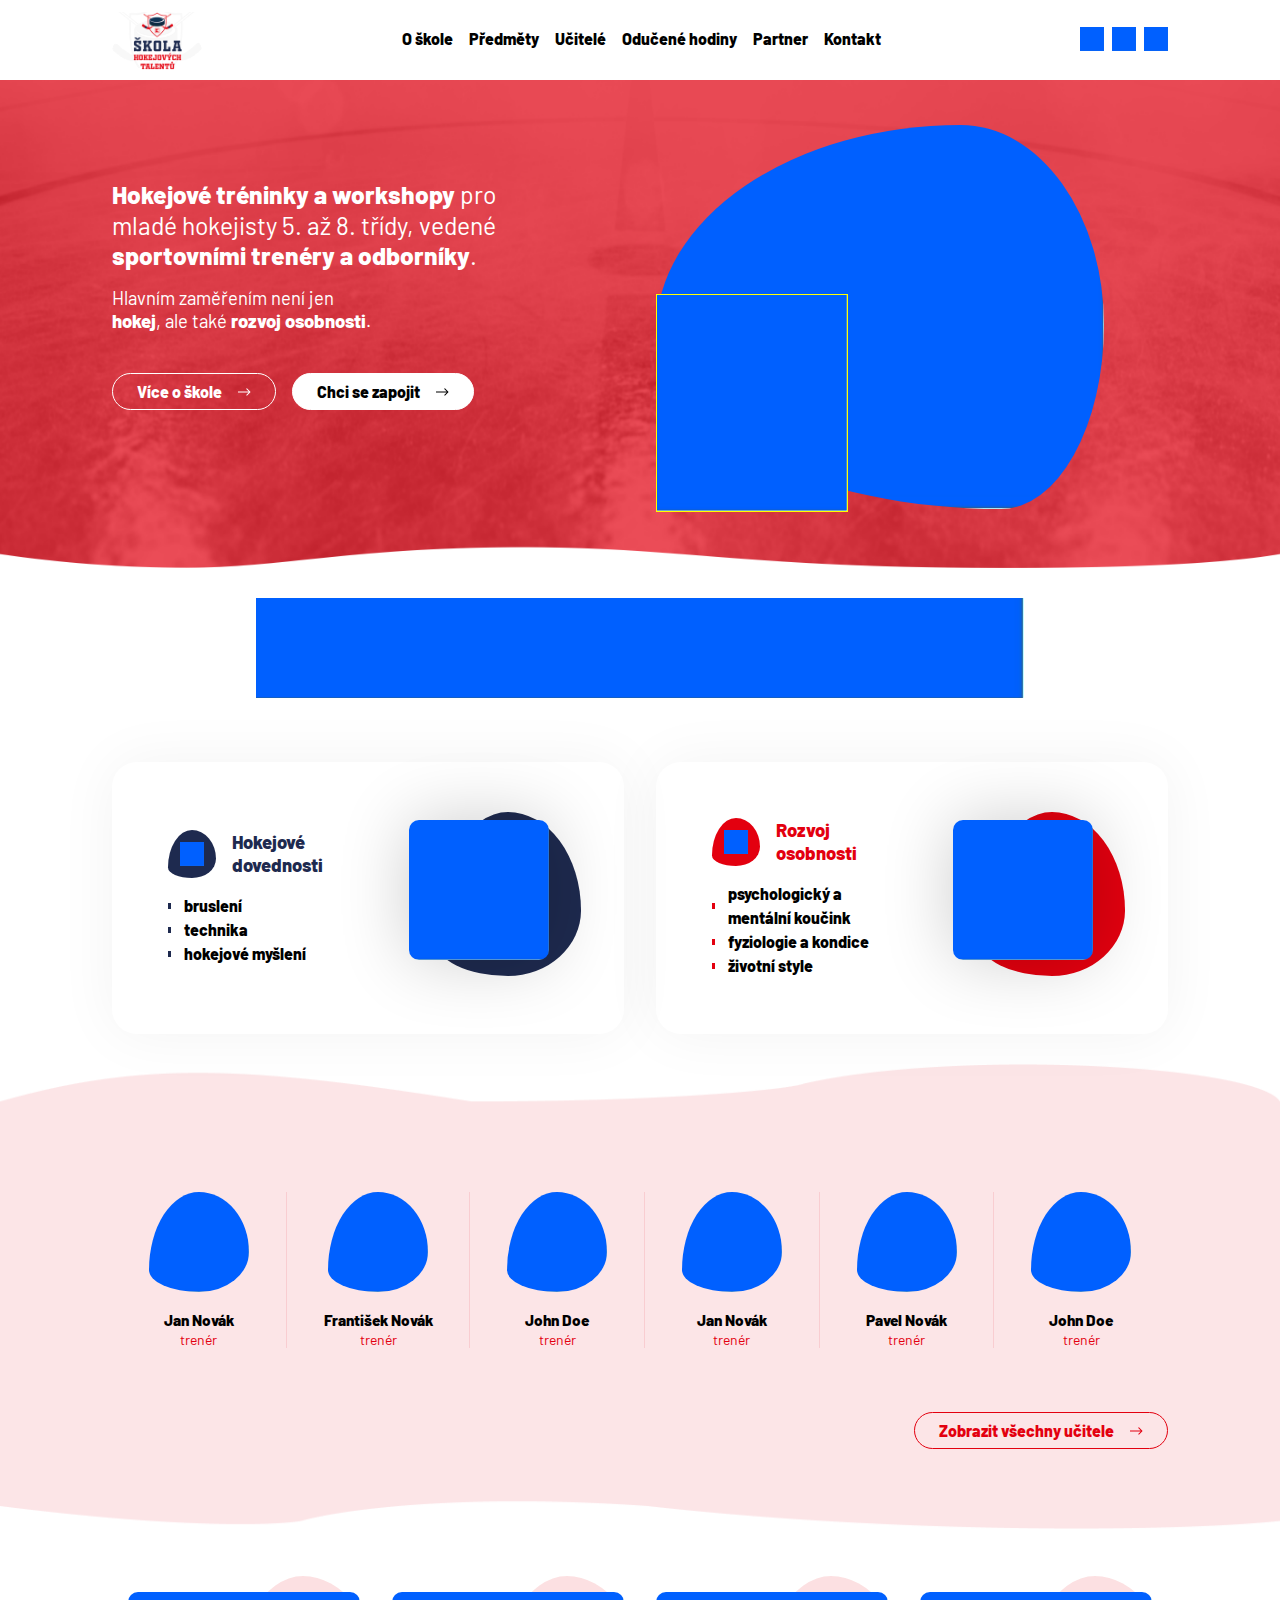
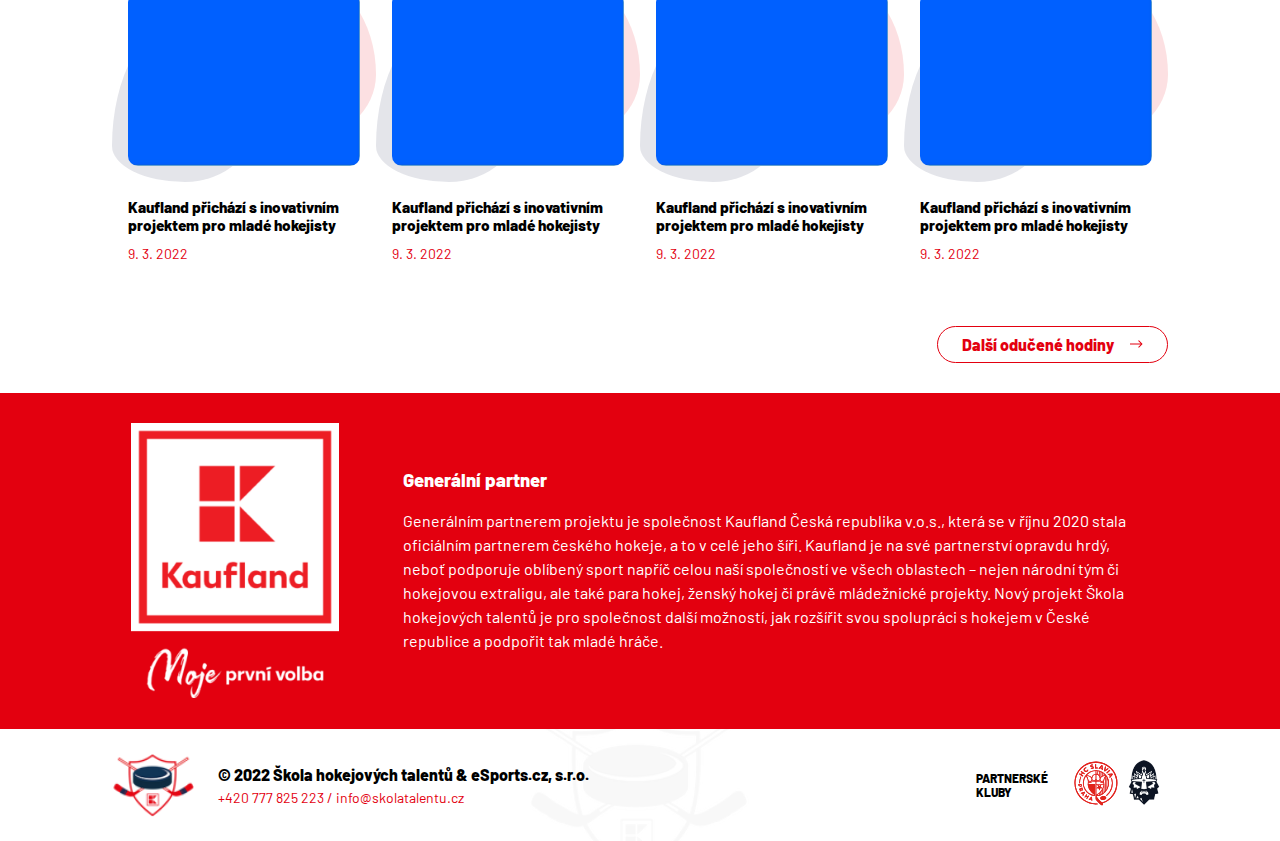
<file: index.html>
<!DOCTYPE html>
<html lang="en">
<head>
    <meta charset="UTF-8">
    <meta http-equiv="X-UA-Compatible" content="IE=edge">
    <meta name="viewport" content="width=device-width, initial-scale=1.0">
    <link rel="stylesheet" href="./fonts/stylesheet.css">
    <link rel="stylesheet" href="./css/style.css">
    <title>Document</title>
</head>
<body>
    <header>
        <a href="#" class="header_logo_container">
            <img src="./img/logo_dhsk.png" alt="logo" width="54" height="64">
        </a>
        <nav>
            <ul class="nav_links">
                <li><a href="#">O škole</a></li>
                <li><a href="#">Předměty</a></li>
                <li><a href="#">Učitelé</a></li>
                <li><a href="#">Odučené hodiny</a></li>
                <li><a href="#">Partner</a></li>
                <li><a href="#">Kontakt</a></li>
            </ul>
            <div class="social_icons">
                <a href="#">
                    <img src="./img/test.jpg" alt="" height="24" width="24">
                </a>
                <a href="#">
                    <img src="./img/test.jpg" alt="" height="24" width="24">
                </a>
                <a href="#">
                    <img src="./img/test.jpg" alt="" height="24" width="24">
                </a>
            </div>
        </nav>
        <div class="burger">
            <div></div>
            <div></div>
            <div></div>
        </div>
    </header>
    <main>
        <section class="hero_section">
            <div class="hero_section_container">
                <div class="hero_content">
                    <h1><strong>Hokejové tréninky a workshopy</strong> pro mladé hokejisty 5. až 8. třídy, vedené <strong>sportovními trenéry a odborníky</strong>.</h1>
                    <h2>Hlavním zaměřením není jen <strong>hokej</strong>, ale také <strong>rozvoj osobnosti</strong>.</h2>
                    <div class="hero_btns">
                        <a class="primary_btn transparent" href="#">Více o škole</a>
                        <a class="primary_btn white" href="#">Chci se zapojit</a>
                    </div>
                </div>
                <div class="hero_img">
                    <img class="static_img" src="./img/test.jpg" alt="" width="270" height="290"> 
                    <div class="video">
                        <img src="./img/test.jpg" alt="" width="608" height="522">
                    </div>
                </div>
            </div>
        </section>

        <section class="banner_section">
            <a href="#">
                <img src="./img/test.jpg" alt="">
            </a>
        </section>

        <section class="about_section">
            <div class="about_card">
                <div class="about_card_content">
                    <div class="header">
                        <div class="header_icon blue">
                            <img src="./img/test.jpg" alt="" height="24" width="24">
                        </div>
                        <h2 class="blue">Hokejové dovednosti</h2>
                    </div>
                    <ul class="blue">
                        <li>bruslení</li>
                        <li>technika</li>
                        <li>hokejové myšlení</li>
                    </ul>
                </div>
                <div class="about_card_img blue">
                    <img src="./img/test.jpg" alt="" width="175" height="175">
                </div>
            </div>
            <div class="about_card">
                <div class="about_card_content">
                    <div class="header">
                        <div class="header_icon red">
                            <img src="./img/test.jpg" alt="" height="24" width="24">
                        </div>
                        <h2 class="red">Rozvoj osobnosti</h2>
                    </div>
                    <ul class="red">
                        <li>psychologický a mentální koučink</li>
                        <li>fyziologie a kondice</li>
                        <li>životní style</li>
                    </ul>
                </div>
                <div class="about_card_img red">
                    <img src="./img/test.jpg" alt="" width="175" height="175">
                </div>
            </div>
        </section>

        <section class="coaches_section">
            <div class="coaches_section_container">
                <div class="coaches_container">
                    <div class="coaches_item">
                        <img src="./img/test.jpg" alt="" width="140" height="140">
                        <h3>Jan Novák</h3>
                        <span>trenér</span>
                    </div>
                    <div class="coaches_item">
                        <img src="./img/test.jpg" alt="" width="140" height="140">
                        <h3>František Novák</h3>
                        <span>trenér</span>
                    </div>
                    <div class="coaches_item">
                        <img src="./img/test.jpg" alt="" width="140" height="140">
                        <h3>John Doe</h3>
                        <span>trenér</span>
                    </div>
                    <div class="coaches_item">
                        <img src="./img/test.jpg" alt="" width="140" height="140">
                        <h3>Jan Novák</h3>
                        <span>trenér</span>
                    </div>
                    <div class="coaches_item">
                        <img src="./img/test.jpg" alt="" width="140" height="140">
                        <h3>Pavel Novák</h3>
                        <span>trenér</span>
                    </div>
                    <div class="coaches_item">
                        <img src="./img/test.jpg" alt="" width="140" height="140">
                        <h3>John Doe</h3>
                        <span>trenér</span>
                    </div>
                </div>  
                <a class="primary_btn red" href="#">Zobrazit všechny učitele</a>
            </div>
        </section>

        <section class="articles_section">
            <div class="articles_container">
                <div class="article">
                    <div class="article_img">
                        <img src="./img/test.jpg" alt="" width="272" height="204">
                    </div>
                    <div class="article_content">
                        <h3>Kaufland přichází s inovativním projektem pro mladé hokejisty</h3>
                        <span>9. 3. 2022</span>
                    </div> 
                    <a class="stretched_link" href="#"></a>
                </div>
                <div class="article">
                    <div class="article_img">
                        <img src="./img/test.jpg" alt="" width="272" height="204">
                    </div>
                    <div class="article_content">
                        <h3>Kaufland přichází s inovativním projektem pro mladé hokejisty</h3>
                        <span>9. 3. 2022</span>
                    </div> 
                    <a class="stretched_link" href="#"></a>
                </div>
                <div class="article">
                    <div class="article_img">
                        <img src="./img/test.jpg" alt="" width="272" height="204">
                    </div>
                    <div class="article_content">
                        <h3>Kaufland přichází s inovativním projektem pro mladé hokejisty</h3>
                        <span>9. 3. 2022</span>
                    </div> 
                    <a class="stretched_link" href="#"></a>
                </div>
                <div class="article">
                    <div class="article_img">
                        <img src="./img/test.jpg" alt="" width="272" height="204">
                    </div>
                    <div class="article_content">
                        <h3>Kaufland přichází s inovativním projektem pro mladé hokejisty</h3>
                        <span>9. 3. 2022</span>
                    </div> 
                    <a class="stretched_link" href="#"></a>
                </div>
            </div>
            <a href="#" class="primary_btn red">Další odučené hodiny</a>
        </section>

        <section class="partner_section">
            <div class="partner_section_container">
                <img src="./img/logo_kauf.png" alt="" width="252" height="333">
                <div class="partner_content">
                    <h2>Generální partner</h2>
                    <p>Generálním partnerem projektu je společnost Kaufland Česká republika v.o.s., která se v říjnu 2020 stala oficiálním partnerem českého hokeje, a to v celé jeho šíři. Kaufland je na své partnerství opravdu hrdý, neboť podporuje oblíbený sport napříč celou naší společností ve všech oblastech – nejen národní tým či hokejovou extraligu, ale také para hokej, ženský hokej či právě mládežnické projekty. Nový projekt Škola hokejových talentů je pro společnost další možností, jak rozšířit svou spolupráci s hokejem v České republice a podpořit tak mladé hráče.</p>
                </div>
            </div>
        </section>
    </main>

    <footer>
        <img class="footer_bg" src="./img/KL_Logo_SHT_Final-1.png" alt="">
        <div class="footer_col1">
            <img class="footer_col1_logo" src="./img/logoFooter.png" alt="" width="82" height="64">
            <div>
                <p>© 2022 Škola hokejových talentů & <a href="#">eSports.cz, s.r.o.</a></p>
                <span>+420 777 825 223 / info@skolatalentu.cz</span>
            </div>
        </div>
        <div class="footer_col2">
            <span>Partnerské kluby</span>
            <div class="footer_col2_logos">
                <a href="#">
                    <img src="./img/slavia.svg" alt="" width="48" height="48">
                </a>
                <a href="#">
                    <img src="./img/kladno.png" alt="" width="48" height="48">
                </a>
            </div>
        </div>
    </footer>

    <script src="./js/app.js"></script>
</body>
</html>
</file>
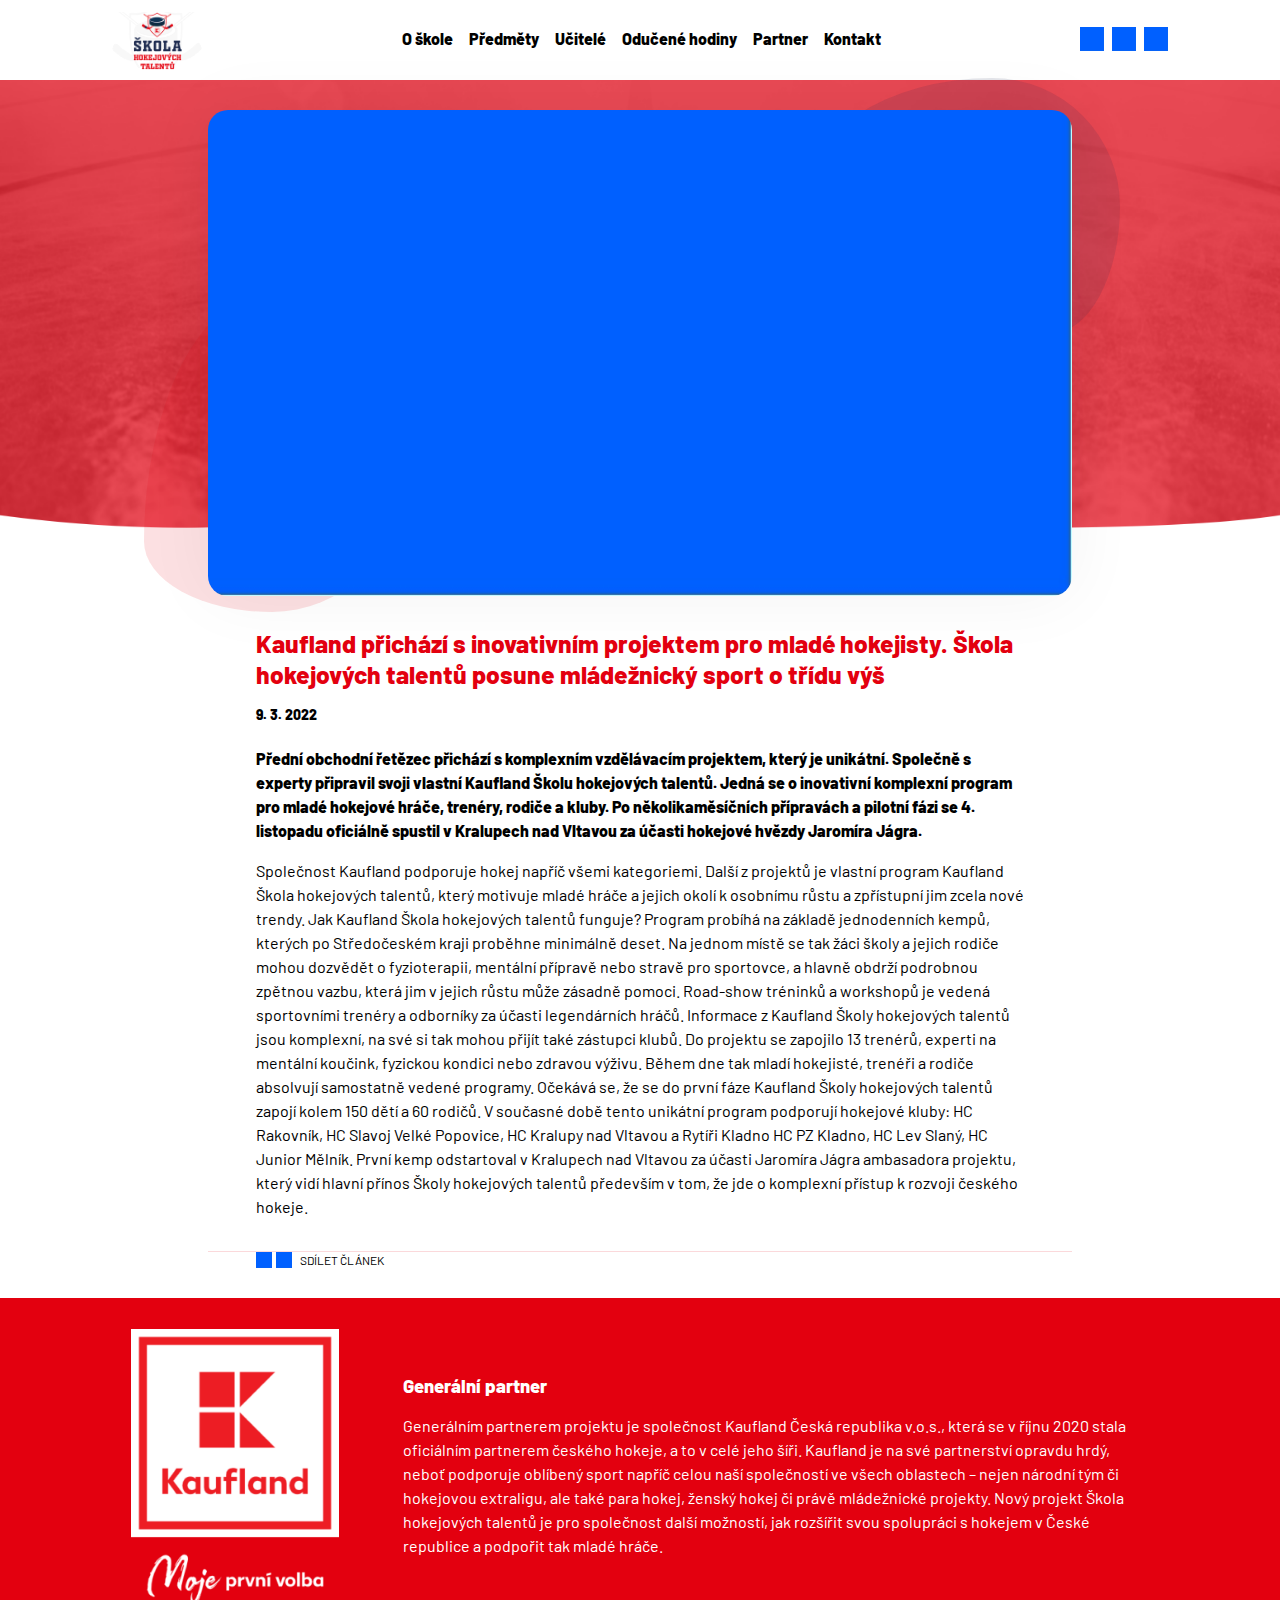
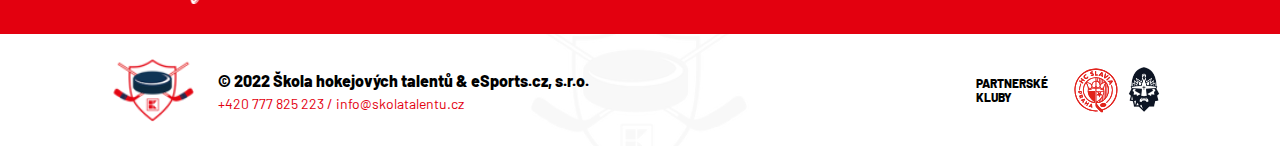
<file: article.html>
<!DOCTYPE html>
<html lang="en">
<head>
    <meta charset="UTF-8">
    <meta http-equiv="X-UA-Compatible" content="IE=edge">
    <meta name="viewport" content="width=device-width, initial-scale=1.0">
    <link rel="stylesheet" href="./fonts/stylesheet.css">
    <link rel="stylesheet" href="./css/style.css">
    <title>Document</title>
</head>
<body>
    <header>
        <div class="header_logo_container">
            <img src="./img/logo_dhsk.png" alt="logo" width="54" height="64">
        </div>
        <nav>
            <ul class="nav_links">
                <li><a href="#">O škole</a></li>
                <li><a href="#">Předměty</a></li>
                <li><a href="#">Učitelé</a></li>
                <li><a href="#">Odučené hodiny</a></li>
                <li><a href="#">Partner</a></li>
                <li><a href="#">Kontakt</a></li>
            </ul>
            <div class="social_icons">
                <a href="#">
                    <img src="./img/test.jpg" alt="" height="24" width="24">
                </a>
                <a href="#">
                    <img src="./img/test.jpg" alt="" height="24" width="24">
                </a>
                <a href="#">
                    <img src="./img/test.jpg" alt="" height="24" width="24">
                </a>
            </div>
        </nav>
        <div class="burger">
            <div></div>
            <div></div>
            <div></div>
        </div>
    </header>
    <main>
        <section class="article_page_section">
            <div class="article_page_section_container">
                <div class="article_page_main_img">
                    <img src="./img/test.jpg" alt="" width="1088" height="612"> 
                </div>
                <div class="article_page_content">
                    <h1>Kaufland přichází s inovativním projektem pro mladé hokejisty. Škola hokejových talentů posune mládežnický sport o třídu výš</h1>
                    <span>9. 3. 2022</span>
                    <h4>Přední obchodní řetězec přichází s komplexním vzdělávacím projektem, který je unikátní. Společně s experty připravil svoji vlastní Kaufland Školu hokejových talentů. Jedná se o inovativní komplexní program pro mladé hokejové hráče, trenéry, rodiče a kluby. Po několikaměsíčních přípravách a pilotní fázi se 4. listopadu oficiálně spustil v Kralupech nad Vltavou za účasti hokejové hvězdy Jaromíra Jágra.</h4>
                    <div class="typo">
                        <p>
                            Společnost Kaufland podporuje hokej napříč všemi kategoriemi. Další z projektů je vlastní program Kaufland Škola hokejových talentů, který motivuje mladé hráče a jejich okolí k osobnímu růstu a zpřístupní jim zcela nové trendy.
                            Jak Kaufland Škola hokejových talentů funguje? Program probíhá na základě jednodenních kempů, kterých po Středočeském kraji proběhne minimálně deset. Na jednom místě se tak žáci školy a jejich rodiče mohou dozvědět o fyzioterapii, mentální přípravě nebo stravě pro sportovce, a hlavně obdrží podrobnou zpětnou vazbu, která jim v jejich růstu může zásadně pomoci.
                            Road-show tréninků a workshopů je vedená sportovními trenéry a odborníky za účasti legendárních hráčů. Informace z Kaufland Školy hokejových talentů jsou komplexní, na své si tak mohou přijít také zástupci klubů. Do projektu se zapojilo 13 trenérů, experti na mentální koučink, fyzickou kondici nebo zdravou výživu. Během dne tak mladí hokejisté, trenéři a rodiče absolvují samostatně vedené programy.
                            Očekává se, že se do první fáze Kaufland Školy hokejových talentů zapojí kolem 150 dětí a 60 rodičů. V současné době tento unikátní program podporují hokejové kluby: HC Rakovník, HC Slavoj Velké Popovice, HC Kralupy nad Vltavou a Rytíři Kladno HC PZ Kladno, HC Lev Slaný, HC Junior Mělník. První kemp odstartoval v Kralupech nad Vltavou za účasti Jaromíra Jágra ambasadora projektu, který vidí hlavní přínos Školy hokejových talentů především v tom, že jde o komplexní přístup k rozvoji českého hokeje.
                        </p>
                    </div>
                </div>
                <div class="article_page_content_footer">
                    <div class="icons">
                        <a href="#">
                            <img src="./img/test.jpg" alt="" width="16" height="16">
                        </a>
                        <a href="#">
                            <img src="./img/test.jpg" alt="" width="16" height="16">
                        </a>
                    </div>

                    <span>Sdílet článek</span>
                </div>
            </div>
        </section>

        <section class="partner_section">
            <div class="partner_section_container">
                <img src="./img/logo_kauf.png" alt="" width="252" height="333">
                <div class="partner_content">
                    <h2>Generální partner</h2>
                    <p>Generálním partnerem projektu je společnost Kaufland Česká republika v.o.s., která se v říjnu 2020 stala oficiálním partnerem českého hokeje, a to v celé jeho šíři. Kaufland je na své partnerství opravdu hrdý, neboť podporuje oblíbený sport napříč celou naší společností ve všech oblastech – nejen národní tým či hokejovou extraligu, ale také para hokej, ženský hokej či právě mládežnické projekty. Nový projekt Škola hokejových talentů je pro společnost další možností, jak rozšířit svou spolupráci s hokejem v České republice a podpořit tak mladé hráče.</p>
                </div>
            </div>
        </section>
    </main>

    <footer>
        <img class="footer_bg" src="./img/KL_Logo_SHT_Final-1.png" alt="">
        <div class="footer_col1">
            <img class="footer_col1_logo" src="./img/logoFooter.png" alt="" width="82" height="64">
            <div>
                <p>© 2022 Škola hokejových talentů & eSports.cz, s.r.o.</p>
                <span>+420 777 825 223 / info@skolatalentu.cz</span>
            </div>
        </div>
        <div class="footer_col2">
            <span>Partnerské kluby</span>
            <div class="footer_col2_logos">
                <img src="./img/slavia.svg" alt="" width="48" height="48">
                <img src="./img/kladno.png" alt="" width="48" height="48">
            </div>
        </div>
    </footer>

    <script src="./js/app.js"></script>
</body>
</html>
</file>
<file: fonts/stylesheet.css>
@font-face {
    font-family: 'Barlow';
    src: url('../fonts/Barlow-BlackItalic.ttf') format('truetype');
    font-weight: 900;
    font-style: italic;
    font-display: swap;
}

@font-face {
    font-family: 'Barlow';
    src: url('../fonts/Barlow-Bold.ttf') format('truetype');
    font-weight: bold;
    font-style: normal;
    font-display: swap;
}

@font-face {
    font-family: 'Barlow';
    src: url('../fonts/Barlow-Black.ttf') format('truetype');
    font-weight: 900;
    font-style: normal;
    font-display: swap;
}

@font-face {
    font-family: 'Barlow';
    src: url('../fonts/Barlow-BoldItalic.ttf') format('truetype');
    font-weight: bold;
    font-style: italic;
    font-display: swap;
}

@font-face {
    font-family: 'Barlow';
    src: url('../fonts/Barlow-ExtraBoldItalic.ttf') format('truetype');
    font-weight: bold;
    font-style: italic;
    font-display: swap;
}

@font-face {
    font-family: 'Barlow';
    src: url('../fonts/Barlow-ExtraLightItalic.ttf') format('truetype');
    font-weight: 200;
    font-style: italic;
    font-display: swap;
}

@font-face {
    font-family: 'Barlow';
    src: url('../fonts/Barlow-ExtraBold.ttf') format('truetype');
    font-weight: bold;
    font-style: normal;
    font-display: swap;
}

@font-face {
    font-family: 'Barlow';
    src: url('../fonts/Barlow-ExtraLight.ttf') format('truetype');
    font-weight: 200;
    font-style: normal;
    font-display: swap;
}

@font-face {
    font-family: 'Barlow';
    src: url('../fonts/Barlow-LightItalic.ttf') format('truetype');
    font-weight: 300;
    font-style: italic;
    font-display: swap;
}

@font-face {
    font-family: 'Barlow';
    src: url('../fonts/Barlow-Light.ttf') format('truetype');
    font-weight: 300;
    font-style: normal;
    font-display: swap;
}

@font-face {
    font-family: 'Barlow';
    src: url('../fonts/Barlow-Medium.ttf') format('truetype');
    font-weight: 500;
    font-style: normal;
    font-display: swap;
}

@font-face {
    font-family: 'Barlow';
    src: url('../fonts/Barlow-Italic.ttf') format('truetype');
    font-weight: normal;
    font-style: italic;
    font-display: swap;
}

@font-face {
    font-family: 'Barlow';
    src: url('../fonts/Barlow-MediumItalic.ttf') format('truetype');
    font-weight: 500;
    font-style: italic;
    font-display: swap;
}

@font-face {
    font-family: 'Barlow';
    src: url('../fonts/Barlow-ThinItalic.ttf') format('truetype');
    font-weight: 100;
    font-style: italic;
    font-display: swap;
}

@font-face {
    font-family: 'Barlow';
    src: url('../fonts/Barlow-SemiBoldItalic.ttf') format('truetype');
    font-weight: 600;
    font-style: italic;
    font-display: swap;
}

@font-face {
    font-family: 'Barlow';
    src: url('../fonts/Barlow-SemiBold.ttf') format('truetype');
    font-weight: 600;
    font-style: normal;
    font-display: swap;
}

@font-face {
    font-family: 'Barlow';
    src: url('../fonts/Barlow-Thin.ttf') format('truetype');
    font-weight: 100;
    font-style: normal;
    font-display: swap;
}

@font-face {
    font-family: 'Barlow';
    src: url('../fonts/Barlow-Regular.ttf') format('truetype');
    font-weight: normal;
    font-style: normal;
    font-display: swap;
}
</file>
<file: css/style.css>
*, *::before, *::after {
  margin: 0;
  padding: 0;
  box-sizing: border-box;
}

body {
  background: #FFFFFF;
  font-size: 16px;
  font-family: "Barlow";
}

h1 {
  font-size: 1.5384615385rem;
  line-height: 1.25;
}

h2 {
  font-size: 1.1538461538rem;
  line-height: 1.25;
}

h3 {
  font-size: 0.9615384615rem;
}

h4 {
  font-size: 1rem;
  line-height: 1.5;
}

li {
  font-size: 1rem;
  line-height: 1.5;
  list-style: none;
}

p {
  font-size: 1rem;
  line-height: 1.5;
}

a {
  font-size: 1rem;
  text-decoration: none;
}

.primary_btn {
  font-weight: 700;
  padding: 0.5rem 1.5rem;
  border-radius: 33px;
  display: flex;
  align-items: center;
  transition: all 0.2s ease-out;
}
.primary_btn::after {
  content: "";
  -webkit-mask-image: url("../img/arrow.svg");
  mask-image: url("../img/arrow.svg");
  height: 8px;
  width: 13px;
  margin-left: 1rem;
}
.primary_btn.transparent {
  background: transparent;
  color: #FFFFFF;
  border: 1px solid #FFFFFF;
}
.primary_btn.transparent::after {
  background-color: #FFFFFF;
}
.primary_btn.white {
  background: #FFFFFF;
  color: #000000;
  border: 1px solid #FFFFFF;
}
.primary_btn.white::after {
  background-color: #000000;
}
.primary_btn.red {
  background: transparent;
  color: #E3000F;
  border: 1px solid #E3000F;
}
.primary_btn.red::after {
  background-color: #E3000F;
}
.primary_btn:hover {
  transform: scale(1.05);
  box-shadow: 0px 0px 60px rgba(0, 0, 0, 0.05);
}
@media (min-width: 1440px) {
  .primary_btn {
    padding: 0.75rem 2rem;
  }
}

.stop_scroll {
  overflow: hidden;
}

span {
  font-size: 0.875rem;
}

img {
  max-width: 100%;
}

.stretched_link {
  position: absolute;
  inset: 0;
  width: 100%;
  height: 100%;
  z-index: 20;
}

@media (min-width: 1440px) {
  h1 {
    font-size: 2rem;
  }

  h2 {
    font-size: 1.5rem;
  }

  h3 {
    font-size: 1.25rem;
  }
}
header {
  height: 5rem;
  display: flex;
  align-items: center;
  justify-content: space-between;
  padding: 1.9rem 1rem;
  max-width: 1310px;
  padding-top: 0.75rem;
  padding-bottom: 0.75rem;
}
@media (min-width: 1024px) {
  header {
    width: 90%;
    margin: 0 auto;
  }
}
@media (min-width: 1280px) {
  header {
    width: 85%;
  }
}
@media (min-width: 1440px) {
  header {
    width: 80%;
  }
}

.header_logo_container {
  height: 100%;
  display: grid;
  place-items: center;
  background-image: url("../img/KL_Logo_SHT_Final-1.png");
  background-size: 100% 100%;
  width: 100px;
  text-align: center;
}
.header_logo_container img {
  object-fit: contain;
  max-height: 58px;
}

nav {
  position: fixed;
  inset: 5rem 0 0 0;
  width: 100%;
  height: calc(100vh - 5rem);
  background: #1E2A4F;
  z-index: 20;
  display: flex;
  flex-direction: column;
  transform: translateX(100%);
  transition: transform 0.3s ease-in-out;
}
nav.active {
  transform: translateX(0);
}
nav .social_icons {
  display: flex;
  align-items: center;
  justify-content: center;
  flex: 0.2;
}
nav .social_icons a:not(:last-child) {
  margin-right: 0.5rem;
}

.nav_links {
  flex: 0.8;
  display: flex;
  flex-direction: column;
  align-items: center;
  justify-content: center;
}
.nav_links li:not(:last-child) {
  margin-bottom: 2rem;
}
.nav_links li a {
  display: inline-block;
  padding-bottom: 0.05rem;
  color: #FFFFFF;
  font-weight: 700;
}
.nav_links li a::after {
  content: "";
  display: block;
  width: 0;
  height: 2px;
  background: #E3000F;
  transition: width 0.3s;
}
.nav_links li a:hover::after {
  width: 100%;
}
.nav_links li a:hover {
  color: #E3000F;
}

.burger {
  padding: 0.5rem;
  cursor: pointer;
}
.burger div {
  width: 2rem;
  height: 4px;
  background: #000000;
  margin: 0.5rem 0;
  border-radius: 2rem;
  transition: all 0.1s ease-in;
}

.burger.active div:nth-child(1) {
  transform: translateY(0.4rem) rotate(45deg);
}
.burger.active div:nth-child(2) {
  display: none;
}
.burger.active div:nth-child(3) {
  transform: translateY(-0.4rem) rotate(-45deg);
}

@media (min-width: 1024px) {
  .burger {
    display: none;
  }

  nav {
    position: relative;
    inset: 0;
    transform: unset;
    background: unset;
    flex-direction: row;
    height: 100%;
  }
  nav .social_icons {
    flex: unset;
  }

  .nav_links {
    flex-direction: row;
    flex: 1;
  }
  .nav_links li:not(:last-child) {
    margin-bottom: 0;
    margin-right: 1rem;
  }
  .nav_links li a {
    color: #000000;
  }
}
@media (min-width: 1440px) {
  header {
    height: 6.5rem;
    padding-top: 0;
    padding-bottom: 0;
  }

  .header_logo_container {
    width: 12.75rem;
  }

  .nav_links li:not(:last-child) {
    margin-right: 2rem;
  }
  .nav_links li:not(:first-child) {
    position: relative;
  }
  .nav_links li:not(:first-child)::before {
    content: "";
    position: absolute;
    top: 50%;
    left: -1rem;
    transform: translateY(-50%);
    height: 6px;
    width: 3px;
    background: rgba(227, 0, 15, 0.2);
  }
}
footer {
  padding: 1.9rem 1rem;
  max-width: 1310px;
  position: relative;
  padding-top: 1.5rem;
  padding-bottom: 1.5rem;
  display: flex;
  justify-content: space-between;
  flex-wrap: wrap;
}
@media (min-width: 1024px) {
  footer {
    width: 90%;
    margin: 0 auto;
  }
}
@media (min-width: 1280px) {
  footer {
    width: 85%;
  }
}
@media (min-width: 1440px) {
  footer {
    width: 80%;
  }
}

.footer_bg {
  height: 100%;
  width: 100%;
  position: absolute;
  inset: 0;
  object-fit: cover;
}

.footer_col1 {
  display: flex;
  align-items: center;
  flex-wrap: wrap;
  margin-bottom: 1rem;
  z-index: 2;
}
.footer_col1 > div p {
  font-weight: 700;
}
.footer_col1 > div p a {
  color: #000000;
}
.footer_col1 > div p a:hover {
  text-decoration: underline;
}
.footer_col1 > div span {
  color: #E3000F;
}

.footer_col1_logo {
  object-fit: contain;
  margin-bottom: 1.5rem;
}

.footer_col2 {
  z-index: 2;
  display: flex;
  align-items: center;
  flex-wrap: wrap;
}
.footer_col2 span {
  font-weight: 700;
  font-size: 12px;
  word-spacing: 9999px;
  text-transform: uppercase;
  width: min-content;
}

.footer_col2_logos {
  display: flex;
  margin-left: 1.5rem;
}
.footer_col2_logos img {
  object-fit: contain;
}

@media (min-width: 768px) {
  .footer_col1 {
    margin-bottom: 0;
  }

  .footer_col1_logo {
    margin-bottom: 0;
    margin-right: 1.5rem;
  }

  .footer_bg {
    object-fit: contain;
  }
}
.hero_section {
  background-image: url("../img/top_story_bg.png");
  background-size: cover;
  background-repeat: no-repeat;
}

.hero_section_container {
  padding: 1.9rem 1rem;
  max-width: 1310px;
  display: flex;
  flex-direction: column-reverse;
  padding-top: 2.8rem;
  padding-bottom: 3.5rem;
  color: #FFFFFF;
}
@media (min-width: 1024px) {
  .hero_section_container {
    width: 90%;
    margin: 0 auto;
  }
}
@media (min-width: 1280px) {
  .hero_section_container {
    width: 85%;
  }
}
@media (min-width: 1440px) {
  .hero_section_container {
    width: 80%;
  }
}

.hero_content h1 {
  font-weight: 400;
  margin-bottom: 1rem;
}
.hero_content h2 {
  font-weight: 400;
  margin-bottom: 2.5rem;
}

.hero_btns {
  display: flex;
  flex-wrap: wrap;
}
.hero_btns a {
  margin-bottom: 1rem;
}
.hero_btns a:nth-child(1) {
  margin-right: 1rem;
}

.hero_img {
  position: relative;
  max-width: 400px;
  margin: 0 auto 2rem auto;
}
.hero_img .static_img {
  display: block;
  width: clamp(138px, 15vw, 270px);
  height: clamp(144px, 17vw, 290px);
  position: absolute;
  bottom: 0;
  left: 0;
  border: 1px solid yellow;
}
.hero_img .video img {
  width: clamp(310px, 35vw, 600px);
  height: clamp(270px, 30vw, 522px);
  border-radius: 68% 32% 23% 77%/54% 52% 48% 46%;
}

.banner_section {
  display: flex;
  justify-content: center;
  padding: 1.9rem 1rem;
  max-width: 1310px;
}
@media (min-width: 1024px) {
  .banner_section {
    width: 90%;
    margin: 0 auto;
  }
}
@media (min-width: 1280px) {
  .banner_section {
    width: 85%;
  }
}
@media (min-width: 1440px) {
  .banner_section {
    width: 80%;
  }
}
.banner_section a img {
  width: clamp(280px, 60vw, 864px);
  height: clamp(60px, 12vw, 100px);
}

.about_section {
  padding: 1.9rem 1rem;
  max-width: 1310px;
  display: flex;
  flex-wrap: wrap;
}
@media (min-width: 1024px) {
  .about_section {
    width: 90%;
    margin: 0 auto;
  }
}
@media (min-width: 1280px) {
  .about_section {
    width: 85%;
  }
}
@media (min-width: 1440px) {
  .about_section {
    width: 80%;
  }
}

.about_card {
  display: flex;
  flex-direction: column-reverse;
  padding: 2.5rem;
  border-radius: 25px;
  box-shadow: 0px 0px 60px rgba(0, 0, 0, 0.05);
  width: 100%;
}
.about_card:nth-child(1) {
  margin-bottom: 2rem;
}
.about_card .header {
  display: flex;
  align-items: center;
  margin-bottom: 1rem;
}
.about_card .header .header_icon {
  height: 3rem;
  min-width: 3rem;
  width: 3rem;
  display: grid;
  place-items: center;
  margin-right: 1rem;
  border-radius: 50% 50% 50% 50%/78% 60% 40% 22%;
}
.about_card .header .header_icon.red {
  background: #E3000F;
}
.about_card .header .header_icon.blue {
  background: #1E2A4F;
}
.about_card .header h2 {
  word-spacing: 9999px;
  font-weight: 700;
}
.about_card .header h2.red {
  color: #E3000F;
}
.about_card .header h2.blue {
  color: #1E2A4F;
}
.about_card ul.red li::before {
  background: #E3000F;
}
.about_card ul.blue li::before {
  background: #1E2A4F;
}
.about_card ul li {
  font-weight: 700;
  position: relative;
  padding-left: 1rem;
}
.about_card ul li::before {
  content: "";
  position: absolute;
  left: 0;
  top: 50%;
  transform: translateY(-50%);
  height: 6px;
  width: 3px;
}
.about_card .about_card_img {
  position: relative;
  padding: 0 1rem 1rem 1rem;
  max-width: 210px;
  margin: 0 auto;
  margin-bottom: 2rem;
}
.about_card .about_card_img img {
  display: block;
  width: 120px;
  height: 120px;
  position: relative;
  margin-left: auto;
  z-index: 1;
  border-radius: 10px;
  box-shadow: 0px 0px 70px rgba(0, 0, 0, 0.2);
}
.about_card .about_card_img.red::after {
  background: #E3000F;
}
.about_card .about_card_img.blue::after {
  background: #1E2A4F;
}
.about_card .about_card_img::after {
  content: "";
  position: absolute;
  right: 0;
  bottom: 0;
  transform: translateX(1rem);
  height: 144px;
  width: 126px;
  border-radius: 50% 50% 50% 50%/78% 60% 40% 22%;
}
@media (min-width: 768px) {
  .about_card {
    flex: 0.5;
  }
  .about_card:nth-child(1) {
    margin-bottom: 0;
    margin-right: 2rem;
  }
}
@media (min-width: 1280px) {
  .about_card {
    align-items: center;
    flex-direction: row;
    padding: 3.5rem;
  }
  .about_card .about_card_content {
    flex: 0.5;
  }
  .about_card .about_card_img {
    flex: 0.5;
    margin-bottom: 0;
  }
  .about_card .about_card_img img {
    width: 140px;
    height: 140px;
  }
  .about_card .about_card_img::after {
    height: 164px;
    width: 146px;
  }
}

.coaches_section {
  background-image: url("../img/coaches_bg.png");
  background-size: cover;
  background-repeat: no-repeat;
}

.coaches_section_container {
  padding: 1.9rem 1rem;
  max-width: 1310px;
  padding: 7rem 1rem 5rem 1rem;
}
@media (min-width: 1024px) {
  .coaches_section_container {
    width: 90%;
    margin: 0 auto;
  }
}
@media (min-width: 1280px) {
  .coaches_section_container {
    width: 85%;
  }
}
@media (min-width: 1440px) {
  .coaches_section_container {
    width: 80%;
  }
}
.coaches_section_container .primary_btn {
  display: flex;
  justify-content: flex-end;
  width: max-content;
  margin-left: auto;
}

.coaches_container {
  display: flex;
  justify-content: center;
  flex-wrap: wrap;
  margin-bottom: 3rem;
}

.coaches_item {
  flex: 1 1 auto;
  text-align: center;
  padding: 0 2rem;
  margin: 1rem 0;
}
.coaches_item img {
  height: 100px;
  width: 100px;
  margin-bottom: 1rem;
  border-radius: 50% 50% 50% 50%/78% 60% 40% 22%;
}
.coaches_item span {
  color: #E3000F;
}
@media (min-width: 1024px) {
  .coaches_item:not(:last-child) {
    border-right: 1px solid rgba(227, 0, 15, 0.1);
  }
}
@media (min-width: 1440px) {
  .coaches_item img {
    height: 140px;
    width: 140px;
  }
}

.articles_section {
  padding: 1.9rem 1rem;
  max-width: 1310px;
}
@media (min-width: 1024px) {
  .articles_section {
    width: 90%;
    margin: 0 auto;
  }
}
@media (min-width: 1280px) {
  .articles_section {
    width: 85%;
  }
}
@media (min-width: 1440px) {
  .articles_section {
    width: 80%;
  }
}
.articles_section .primary_btn {
  display: flex;
  justify-content: flex-end;
  width: max-content;
  margin-left: auto;
}

.articles_container {
  display: flex;
  flex-wrap: wrap;
  justify-content: center;
  margin-bottom: 3rem;
}

.article {
  position: relative;
  max-width: 272px;
  margin: 1rem;
}
.article .article_img {
  position: relative;
  padding: 1rem 0;
  margin-bottom: 1rem;
}
.article .article_img img {
  display: block;
  width: 100%;
  height: auto;
  min-height: 204px;
  aspect-ratio: 4/3;
  border-radius: 10px;
  position: relative;
  z-index: 1;
}
.article .article_img::before {
  content: "";
  position: absolute;
  top: 0rem;
  right: -1rem;
  height: 164px;
  width: 146px;
  background: #E3000F;
  opacity: 0.12;
  transition: transform 0.2s ease-out;
  border-radius: 50% 50% 50% 50%/78% 60% 40% 22%;
}
.article .article_img::after {
  content: "";
  bottom: 0rem;
  left: -1rem;
  position: absolute;
  height: 164px;
  width: 146px;
  background: #1E2A4F;
  opacity: 0.12;
  transition: transform 0.2s ease-out;
  border-radius: 50% 50% 50% 50%/78% 60% 40% 22%;
}
.article .article_content h3 {
  line-height: 1.2;
  margin-bottom: 0.5rem;
}
.article .article_content span {
  color: #E3000F;
}
@media (min-width: 768px) {
  .article:hover .article_img::before {
    transform: rotate(45deg) scale(1.1);
  }
  .article:hover .article_img::after {
    transform: rotate(-45deg) scale(1.1);
  }
}
@media (min-width: 1024px) {
  .article .article_img img {
    min-height: 145px;
  }
}
@media (min-width: 1440px) {
  .article .article_img img {
    min-height: 204px;
  }
}

.partner_section {
  background: #E3000F;
  color: #FFFFFF;
}

.partner_section_container {
  padding: 1.9rem 1rem;
  max-width: 1310px;
  max-width: 1050px;
  display: flex;
  flex-direction: column;
}
@media (min-width: 1024px) {
  .partner_section_container {
    width: 90%;
    margin: 0 auto;
  }
}
@media (min-width: 1280px) {
  .partner_section_container {
    width: 85%;
  }
}
@media (min-width: 1440px) {
  .partner_section_container {
    width: 80%;
  }
}
.partner_section_container img {
  margin: 0 auto;
  margin-bottom: 2rem;
  object-fit: cover;
  height: 275px;
  width: auto;
}

.partner_content h2 {
  margin-bottom: 1rem;
}

@media (min-width: 768px) {
  .about_section {
    display: flex;
  }

  .partner_section_container {
    flex-direction: row;
    align-items: center;
  }
  .partner_section_container img {
    margin-bottom: 0;
    margin-right: 4rem;
  }

  .hero_img {
    max-width: unset;
    width: 50%;
  }

  .hero_btns a {
    margin-bottom: 0;
  }
}
@media (min-width: 1024px) {
  .coaches_container,
.articles_container {
    flex-wrap: nowrap;
    justify-content: space-between;
  }

  .hero_section,
.coaches_section {
    background-size: 100% 100%;
  }

  .hero_section_container {
    flex-direction: row;
    justify-content: space-between;
  }

  .hero_content {
    margin-top: 6ch;
    flex: 0.5;
  }
  .hero_content h1 {
    max-width: 30ch;
  }
  .hero_content h2 {
    max-width: 27ch;
  }

  .hero_img {
    margin-left: 2rem;
    margin-bottom: 0;
    flex: 0.5;
  }
}
@media (min-width: 1440px) {
  .hero_section_container {
    padding: 5rem 0 0 0;
  }

  .hero_img {
    margin-left: 4rem;
  }
  .hero_img .static_img {
    bottom: 1rem;
  }

  .banner_section {
    padding: 2rem 0 0 0;
  }

  .about_section {
    padding: 3.5rem 0;
  }

  .coaches_section_container {
    padding: 7rem 0 5rem 0;
  }

  .articles_section {
    padding: 5rem 0;
  }

  .partner_section_container {
    padding: 5rem 0;
  }
  .partner_section_container img {
    height: 333px;
  }

  .hero_content h1 {
    margin-bottom: 1.5rem;
  }
  .hero_content h2 {
    margin-bottom: 3rem;
  }
}
.article_page_section {
  background-image: url("../img/top_story_bg.png");
  background-size: 100% clamp(175px, 35vw, 525px);
  background-repeat: no-repeat;
}

.article_page_section_container {
  padding: 1.9rem 1rem;
  max-width: 1310px;
  max-width: 1088px;
}
@media (min-width: 1024px) {
  .article_page_section_container {
    width: 90%;
    margin: 0 auto;
  }
}
@media (min-width: 1280px) {
  .article_page_section_container {
    width: 85%;
  }
}
@media (min-width: 1440px) {
  .article_page_section_container {
    width: 80%;
  }
}

.article_page_main_img {
  margin-bottom: 2rem;
  position: relative;
  padding-top: 56.25%;
}
.article_page_main_img img {
  position: absolute;
  inset: 0;
  z-index: 1;
  width: 100%;
  height: 100%;
  border-radius: 20px;
  box-shadow: 0px 0px 70px rgba(0, 0, 0, 0.05);
}

.article_page_content {
  margin-bottom: 2rem;
}
.article_page_content h1 {
  font-weight: 700;
  color: #E3000F;
  margin-bottom: 1rem;
}
.article_page_content span {
  display: block;
  font-weight: 700;
  margin-bottom: 1.5rem;
}
.article_page_content h4 {
  font-weight: 700;
  margin-bottom: 1rem;
}

.article_page_content_footer {
  padding-top: 1rem;
  border-top: 1px solid rgba(227, 0, 15, 0.15);
  display: flex;
  align-items: center;
}
.article_page_content_footer .icons {
  display: flex;
  margin-right: 0.5rem;
}
.article_page_content_footer .icons a {
  max-height: 16px;
}
.article_page_content_footer .icons a:not(:last-child) img {
  margin-right: 0.25rem;
}
.article_page_content_footer span {
  text-transform: uppercase;
  font-size: 0.75rem;
}

@media (min-width: 768px) {
  .article_page_section_container {
    width: 80%;
    margin: 0 auto;
  }

  .article_page_main_img::before {
    content: "";
    position: absolute;
    top: -4rem;
    right: -1rem;
    height: 25vw;
    width: 20vw;
    max-height: 400px;
    max-width: 356px;
    background: #1E2A4F;
    opacity: 0.12;
    transform: rotate(-90deg);
    border-radius: 50% 50% 50% 50%/78% 60% 40% 22%;
  }
  .article_page_main_img::after {
    content: "";
    bottom: -1rem;
    left: -4rem;
    position: absolute;
    height: 25vw;
    width: 20vw;
    max-height: 400px;
    max-width: 356px;
    background: #E3000F;
    opacity: 0.12;
    border-radius: 50% 50% 50% 50%/78% 60% 40% 22%;
  }

  .article_page_content,
.article_page_content_footer {
    padding: 0 2rem;
  }
}
@media (min-width: 1280px) {
  .article_page_section_container {
    width: 70%;
  }

  .article_page_content,
.article_page_content_footer {
    padding: 0 3rem;
  }
}

/*# sourceMappingURL=style.css.map */
</file>
